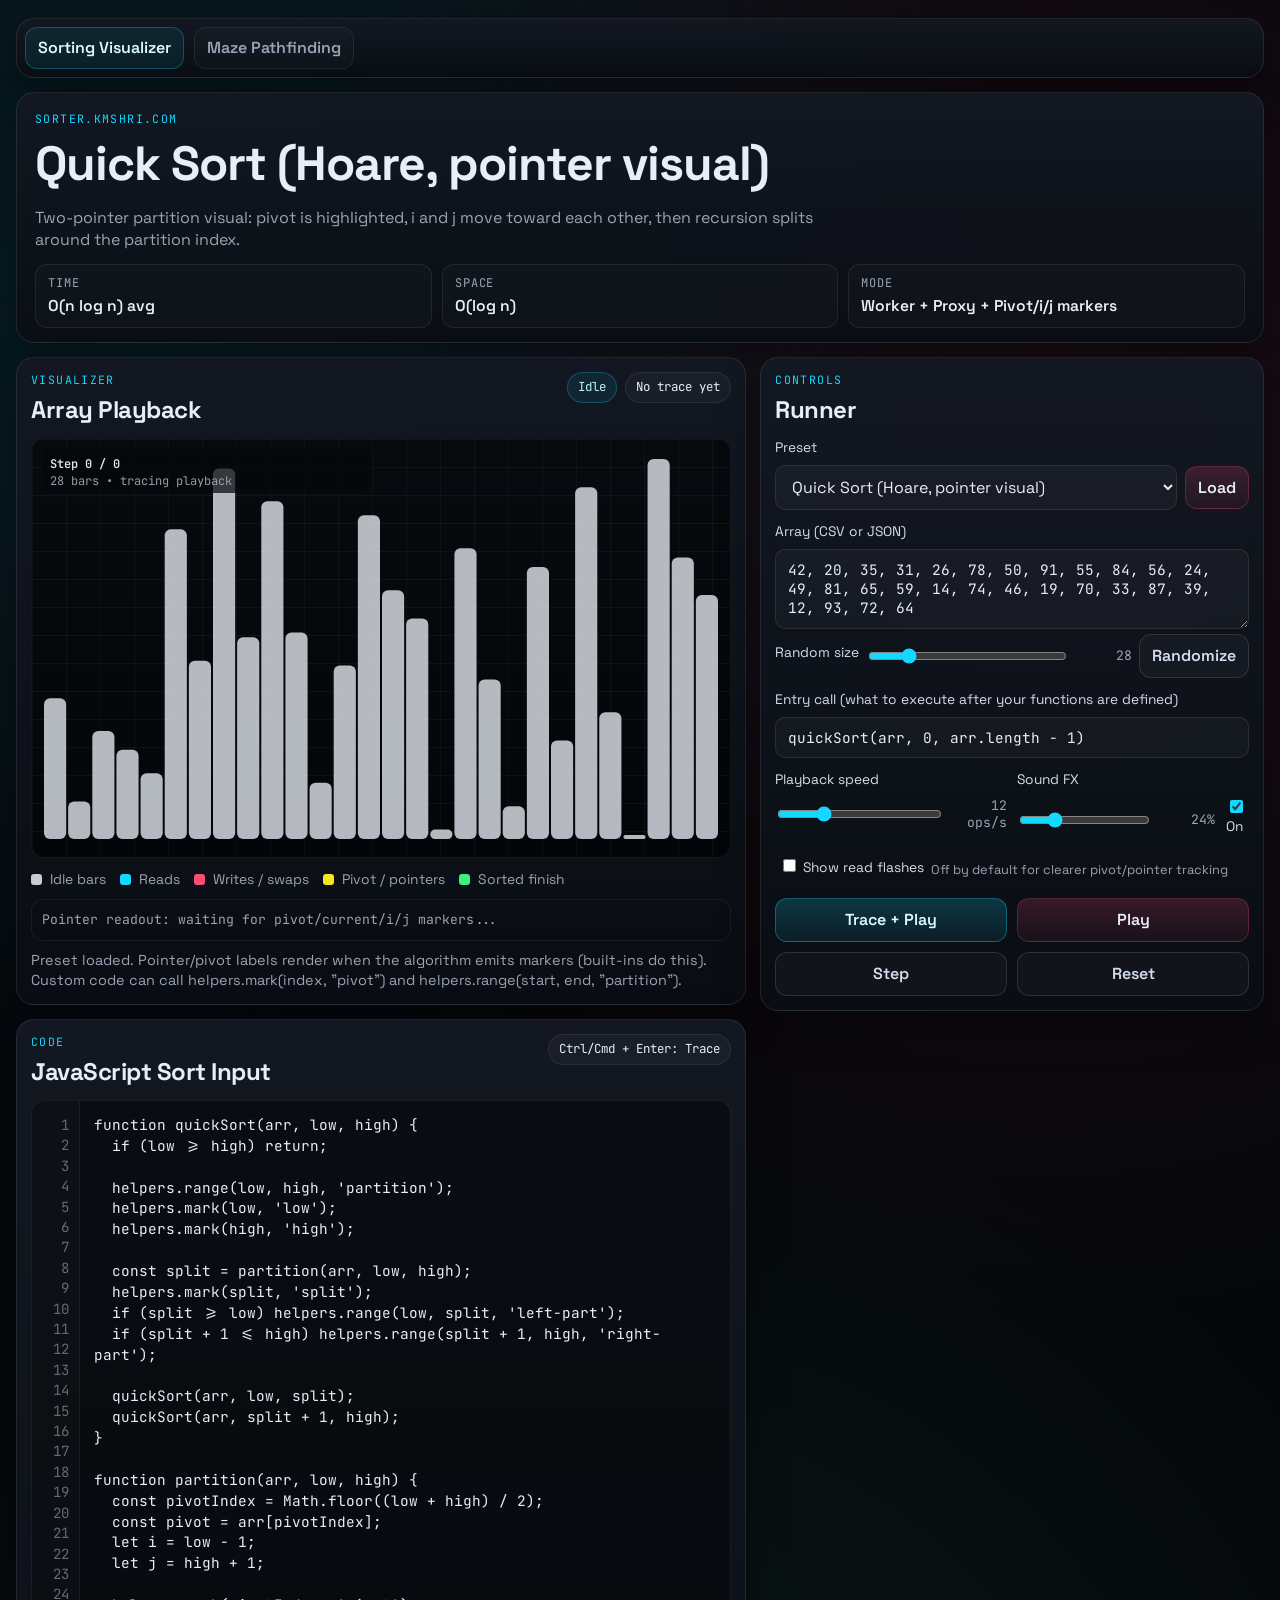
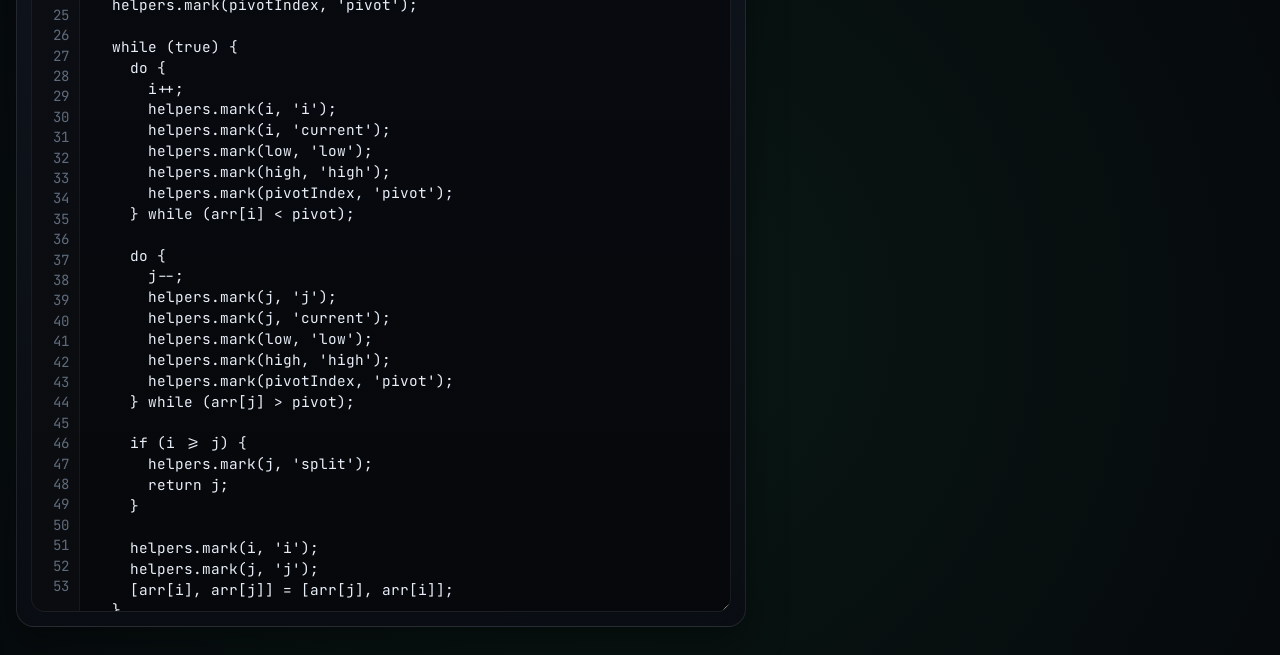
<file: index.html>
<!doctype html>
<html lang="en">
  <head>
    <meta charset="UTF-8" />
    <meta name="viewport" content="width=device-width, initial-scale=1.0" />
    <title>Sorter Visual Lab</title>
    <meta
      name="description"
      content="Paste JavaScript sorting algorithms and watch them animate with sound."
    />
    <link rel="preconnect" href="https://fonts.googleapis.com" />
    <link rel="preconnect" href="https://fonts.gstatic.com" crossorigin />
    <link
      href="https://fonts.googleapis.com/css2?family=JetBrains+Mono:wght@400;500;700&family=Space+Grotesk:wght@400;500;700&display=swap"
      rel="stylesheet"
    />
    <link rel="stylesheet" href="./styles.css" />
    <script src="./app.js" defer></script>
  </head>
  <body>
    <div class="background-grid" aria-hidden="true"></div>
    <main class="app-shell">
      <nav class="panel tool-nav" aria-label="tool pages">
        <a class="tool-link is-active" href="./index.html">Sorting Visualizer</a>
        <a class="tool-link" href="./maze.html">Maze Pathfinding</a>
      </nav>

      <header class="panel hero-panel">
        <div>
          <p class="eyebrow">sorter.kmshri.com</p>
          <h1 id="algoTitle">Sort Visual Lab</h1>
          <p id="algoDescription" class="hero-description">
            Paste a JavaScript sorting algorithm, run it in a browser worker sandbox, and
            watch the array animate with sound FX.
          </p>
        </div>
        <div class="complexity-strip" aria-label="algorithm complexity info">
          <div class="complexity-chip">
            <span>Time</span>
            <strong id="timeComplexity">Varies</strong>
          </div>
          <div class="complexity-chip">
            <span>Space</span>
            <strong id="spaceComplexity">Varies</strong>
          </div>
          <div class="complexity-chip">
            <span>Mode</span>
            <strong id="traceMode">Worker + Proxy Trace</strong>
          </div>
        </div>
      </header>

      <section class="workspace-grid" aria-label="sort visualizer workspace">
        <section class="panel visual-panel" aria-labelledby="visualizerHeading">
          <div class="panel-header">
            <div>
              <p class="eyebrow">Visualizer</p>
              <h2 id="visualizerHeading">Array Playback</h2>
            </div>
            <div class="meta-row">
              <span id="statusText" class="status-pill">Idle</span>
              <span id="opsMeta" class="meta-pill">No trace yet</span>
            </div>
          </div>
          <div class="canvas-wrap">
            <canvas id="sortCanvas" aria-label="Sorting animation canvas"></canvas>
          </div>
          <div class="legend-row" aria-label="bar color legend">
            <div class="legend-item"><span class="swatch swatch-default"></span>Idle bars</div>
            <div class="legend-item"><span class="swatch swatch-read"></span>Reads</div>
            <div class="legend-item"><span class="swatch swatch-write"></span>Writes / swaps</div>
            <div class="legend-item"><span class="swatch swatch-pivot"></span>Pivot / pointers</div>
            <div class="legend-item"><span class="swatch swatch-done"></span>Sorted finish</div>
          </div>
          <div id="roleReadout" class="role-readout" aria-live="polite"></div>
          <div id="traceInfo" class="trace-info">
            Load an example or paste code, then click <strong>Trace + Play</strong>.
          </div>
        </section>

        <section class="panel controls-panel" aria-labelledby="controlsHeading">
          <div class="panel-header compact">
            <div>
              <p class="eyebrow">Controls</p>
              <h2 id="controlsHeading">Runner</h2>
            </div>
          </div>

          <div class="control-group">
            <label for="presetSelect">Preset</label>
            <div class="inline-controls">
              <select id="presetSelect"></select>
              <button id="loadPresetBtn" class="btn btn-secondary" type="button">Load</button>
            </div>
          </div>

          <div class="control-group">
            <label for="arrayInput">Array (CSV or JSON)</label>
            <textarea id="arrayInput" class="mini-editor" rows="3" spellcheck="false"></textarea>
            <div class="inline-controls tight">
              <label for="sizeInput" class="inline-label">Random size</label>
              <input id="sizeInput" type="range" min="8" max="120" step="1" value="32" />
              <span id="sizeValue" class="inline-value">32</span>
              <button id="randomizeBtn" class="btn btn-ghost" type="button">Randomize</button>
            </div>
          </div>

          <div class="control-group">
            <label for="entryInput">Entry call (what to execute after your functions are defined)</label>
            <input
              id="entryInput"
              class="mono-input"
              type="text"
              spellcheck="false"
              value="quickSort(arr, 0, arr.length - 1)"
            />
          </div>

          <div class="control-group split-grid">
            <div>
              <label for="speedInput">Playback speed</label>
              <div class="inline-controls tight">
                <input id="speedInput" type="range" min="0" max="100" step="1" value="26" />
                <span id="speedValue" class="inline-value">12 ops/s</span>
              </div>
            </div>
            <div>
              <label for="volumeInput">Sound FX</label>
              <div class="inline-controls tight">
                <input id="volumeInput" type="range" min="0" max="100" step="1" value="24" />
                <span id="volumeValue" class="inline-value">24%</span>
                <label class="switch" for="soundToggle">
                  <input id="soundToggle" type="checkbox" checked />
                  <span>On</span>
                </label>
              </div>
            </div>
          </div>

          <div class="control-group">
            <div class="inline-controls tight wrap">
              <label class="switch" for="readFlashToggle">
                <input id="readFlashToggle" type="checkbox" />
                <span>Show read flashes</span>
              </label>
              <span class="helper-note">Off by default for clearer pivot/pointer tracking</span>
            </div>
          </div>

          <div class="button-grid">
            <button id="traceBtn" class="btn btn-primary" type="button">Trace + Play</button>
            <button id="playPauseBtn" class="btn btn-secondary" type="button">Play</button>
            <button id="stepBtn" class="btn btn-ghost" type="button">Step</button>
            <button id="resetBtn" class="btn btn-ghost" type="button">Reset</button>
          </div>

          <div id="errorBox" class="error-box is-hidden" role="alert"></div>
        </section>

        <section class="panel editor-panel" aria-labelledby="editorHeading">
          <div class="panel-header">
            <div>
              <p class="eyebrow">Code</p>
              <h2 id="editorHeading">JavaScript Sort Input</h2>
            </div>
            <div class="meta-row">
              <span class="meta-pill">Ctrl/Cmd + Enter: Trace</span>
            </div>
          </div>
          <div class="editor-frame">
            <pre id="lineNumbers" class="line-numbers" aria-hidden="true">1</pre>
            <textarea
              id="codeInput"
              class="code-editor"
              spellcheck="false"
              autocapitalize="off"
              autocomplete="off"
              autocorrect="off"
            ></textarea>
          </div>
        </section>
      </section>
    </main>
  
    <script>
      (() => {
        if (typeof window === "undefined" || window.__kmshriProofInstalled) {
          return;
        }

        window.__kmshriProofInstalled = true;

        const activationSequence = "SHRINITHI";
        const attributionMessage = "This was left here by Kottaimuthu Shrinithi";
        let buffer = "";
        let overlay = null;

        const isTextField = (target) => {
          if (!(target instanceof HTMLElement)) {
            return false;
          }

          if (target.isContentEditable) {
            return true;
          }

          return ["INPUT", "TEXTAREA", "SELECT"].includes(target.tagName);
        };

        const hideAttribution = () => {
          if (!overlay) {
            return;
          }

          overlay.style.opacity = "0";
          overlay.style.visibility = "hidden";
          overlay.style.pointerEvents = "none";
        };

        const ensureOverlay = () => {
          if (overlay) {
            return overlay;
          }

          overlay = document.createElement("div");
          overlay.id = "kmshri-proof-overlay";
          overlay.setAttribute("aria-hidden", "true");
          overlay.style.position = "fixed";
          overlay.style.inset = "0";
          overlay.style.zIndex = "2147483647";
          overlay.style.display = "flex";
          overlay.style.alignItems = "center";
          overlay.style.justifyContent = "center";
          overlay.style.padding = "32px";
          overlay.style.background = "#ffffff";
          overlay.style.color = "#000000";
          overlay.style.font = "700 clamp(24px, 4vw, 56px)/1.2 system-ui, sans-serif";
          overlay.style.letterSpacing = "0.04em";
          overlay.style.textAlign = "center";
          overlay.style.opacity = "0";
          overlay.style.visibility = "hidden";
          overlay.style.pointerEvents = "none";
          overlay.style.transition = "opacity 140ms ease";
          overlay.style.cursor = "pointer";
          overlay.textContent = attributionMessage;
          overlay.addEventListener("click", hideAttribution);
          document.body.appendChild(overlay);
          return overlay;
        };

        const revealAttribution = () => {
          const node = ensureOverlay();
          node.style.visibility = "visible";
          node.style.opacity = "1";
          node.style.pointerEvents = "auto";
        };

        document.addEventListener(
          "keydown",
          (event) => {
            if (event.metaKey || event.ctrlKey || event.altKey) {
              return;
            }

            if (isTextField(event.target)) {
              return;
            }

            const key = (event.key || "").toUpperCase();

            if (key === "ESCAPE") {
              buffer = "";
              hideAttribution();
              return;
            }

            if (!/^[A-Z]$/.test(key)) {
              buffer = "";
              return;
            }

            buffer = (buffer + key).slice(-activationSequence.length);

            if (buffer === activationSequence) {
              buffer = "";
              revealAttribution();
            }
          },
          true,
        );
      })();
    </script>
</body>
</html>
</file>
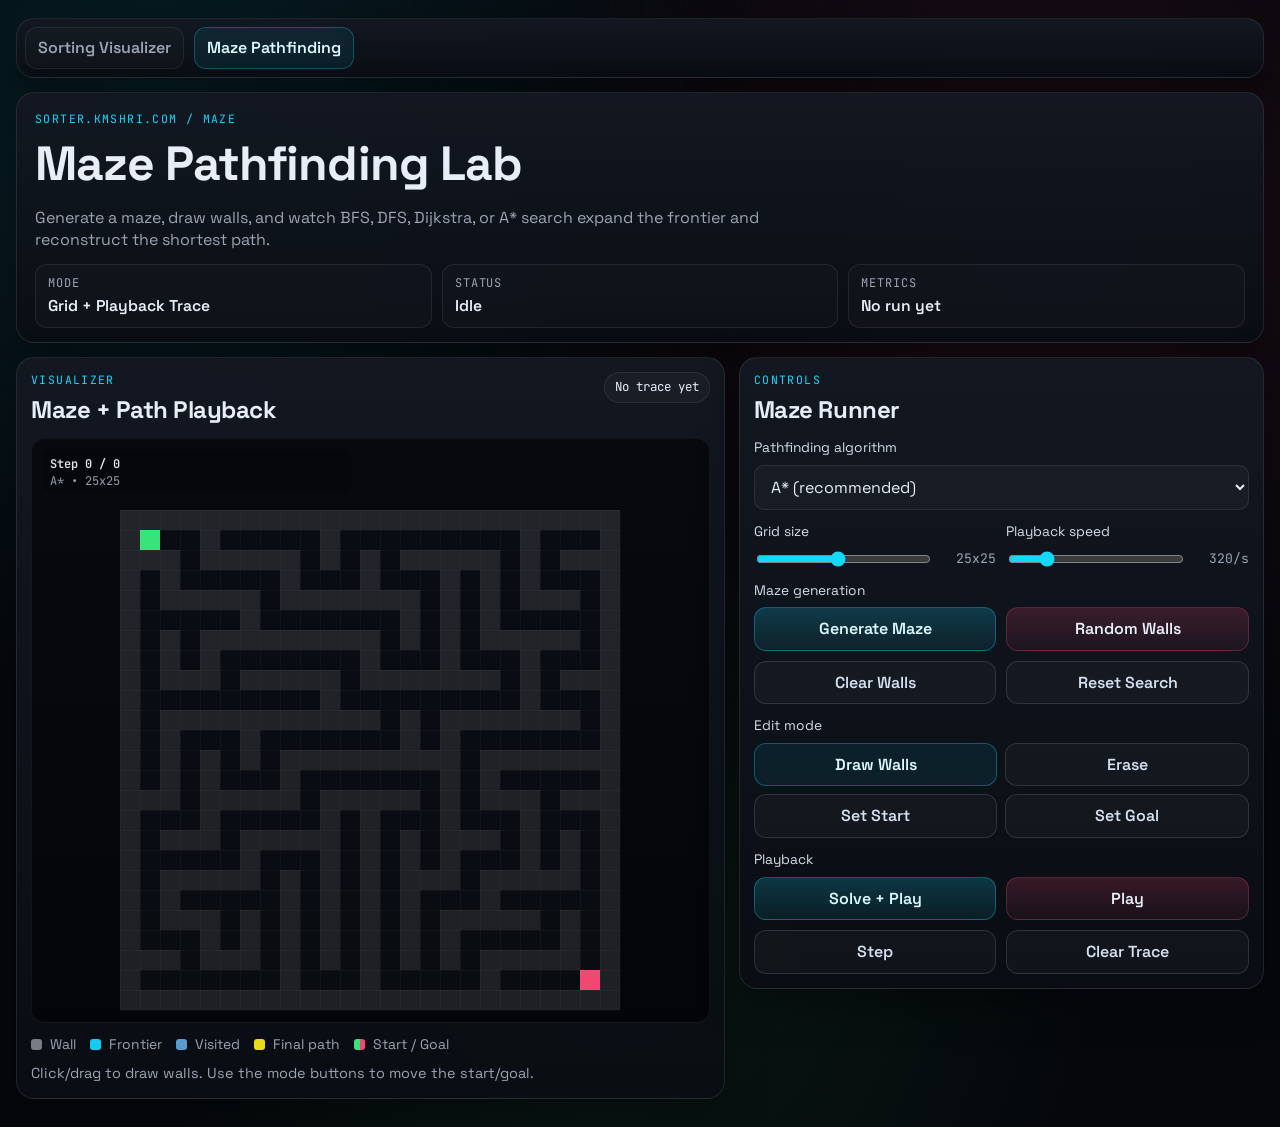
<file: maze.html>
<!doctype html>
<html lang="en">
  <head>
    <meta charset="UTF-8" />
    <meta name="viewport" content="width=device-width, initial-scale=1.0" />
    <title>Maze Pathfinding Lab</title>
    <meta
      name="description"
      content="Generate mazes and visualize BFS, DFS, Dijkstra, and A* pathfinding algorithms."
    />
    <link rel="preconnect" href="https://fonts.googleapis.com" />
    <link rel="preconnect" href="https://fonts.gstatic.com" crossorigin />
    <link
      href="https://fonts.googleapis.com/css2?family=JetBrains+Mono:wght@400;500;700&family=Space+Grotesk:wght@400;500;700&display=swap"
      rel="stylesheet"
    />
    <link rel="stylesheet" href="./styles.css" />
    <script src="./maze.js" defer></script>
  </head>
  <body>
    <div class="background-grid" aria-hidden="true"></div>
    <main class="app-shell">
      <nav class="panel tool-nav" aria-label="tool pages">
        <a class="tool-link" href="./index.html">Sorting Visualizer</a>
        <a class="tool-link is-active" href="./maze.html">Maze Pathfinding</a>
      </nav>

      <header class="panel hero-panel">
        <div>
          <p class="eyebrow">sorter.kmshri.com / maze</p>
          <h1 id="mazeTitle">Maze Pathfinding Lab</h1>
          <p class="hero-description">
            Generate a maze, draw walls, and watch BFS, DFS, Dijkstra, or A* search expand the frontier and reconstruct the shortest path.
          </p>
        </div>
        <div class="complexity-strip" aria-label="pathfinding info">
          <div class="complexity-chip">
            <span>Mode</span>
            <strong id="mazeModeText">Grid + Playback Trace</strong>
          </div>
          <div class="complexity-chip">
            <span>Status</span>
            <strong id="mazeStatusText">Idle</strong>
          </div>
          <div class="complexity-chip">
            <span>Metrics</span>
            <strong id="mazeMetricsText">No run yet</strong>
          </div>
        </div>
      </header>

      <section class="maze-grid" aria-label="maze pathfinding workspace">
        <section class="panel maze-visual-panel" aria-labelledby="mazeCanvasHeading">
          <div class="panel-header">
            <div>
              <p class="eyebrow">Visualizer</p>
              <h2 id="mazeCanvasHeading">Maze + Path Playback</h2>
            </div>
            <div class="meta-row">
              <span id="mazeRunMeta" class="meta-pill">No trace yet</span>
            </div>
          </div>
          <div class="maze-canvas-wrap">
            <canvas id="mazeCanvas" aria-label="Maze grid canvas"></canvas>
          </div>
          <div class="legend-row" aria-label="maze legend">
            <div class="legend-item"><span class="swatch maze-swatch-wall"></span>Wall</div>
            <div class="legend-item"><span class="swatch maze-swatch-frontier"></span>Frontier</div>
            <div class="legend-item"><span class="swatch maze-swatch-visited"></span>Visited</div>
            <div class="legend-item"><span class="swatch maze-swatch-path"></span>Final path</div>
            <div class="legend-item"><span class="swatch maze-swatch-start"></span>Start / Goal</div>
          </div>
          <div id="mazeInfoText" class="trace-info">
            Click/drag to draw walls. Use the mode buttons to move the start/goal.
          </div>
        </section>

        <section class="panel maze-controls-panel" aria-labelledby="mazeControlsHeading">
          <div class="panel-header compact">
            <div>
              <p class="eyebrow">Controls</p>
              <h2 id="mazeControlsHeading">Maze Runner</h2>
            </div>
          </div>

          <div class="control-group">
            <label for="pathAlgoSelect">Pathfinding algorithm</label>
            <select id="pathAlgoSelect">
              <option value="astar">A* (recommended)</option>
              <option value="dijkstra">Dijkstra</option>
              <option value="bfs">Breadth-First Search</option>
              <option value="dfs">Depth-First Search</option>
            </select>
          </div>

          <div class="control-group split-grid">
            <div>
              <label for="mazeSizeInput">Grid size</label>
              <div class="inline-controls tight">
                <input id="mazeSizeInput" type="range" min="11" max="41" step="2" value="25" />
                <span id="mazeSizeValue" class="inline-value">25x25</span>
              </div>
            </div>
            <div>
              <label for="mazeSpeedInput">Playback speed</label>
              <div class="inline-controls tight">
                <input id="mazeSpeedInput" type="range" min="20" max="1600" step="10" value="320" />
                <span id="mazeSpeedValue" class="inline-value">320/s</span>
              </div>
            </div>
          </div>

          <div class="control-group">
            <label>Maze generation</label>
            <div class="button-grid maze-button-grid compact-grid">
              <button id="mazeGenerateBtn" class="btn btn-primary" type="button">Generate Maze</button>
              <button id="mazeRandomWallsBtn" class="btn btn-secondary" type="button">Random Walls</button>
              <button id="mazeClearWallsBtn" class="btn btn-ghost" type="button">Clear Walls</button>
              <button id="mazeResetSearchBtn" class="btn btn-ghost" type="button">Reset Search</button>
            </div>
          </div>

          <div class="control-group">
            <label>Edit mode</label>
            <div class="mode-grid" role="group" aria-label="maze edit mode">
              <button id="modeWallBtn" class="btn btn-secondary mode-btn is-selected" type="button">Draw Walls</button>
              <button id="modeEraseBtn" class="btn btn-ghost mode-btn" type="button">Erase</button>
              <button id="modeStartBtn" class="btn btn-ghost mode-btn" type="button">Set Start</button>
              <button id="modeGoalBtn" class="btn btn-ghost mode-btn" type="button">Set Goal</button>
            </div>
          </div>

          <div class="control-group">
            <label>Playback</label>
            <div class="button-grid maze-button-grid">
              <button id="mazeSolveBtn" class="btn btn-primary" type="button">Solve + Play</button>
              <button id="mazePlayPauseBtn" class="btn btn-secondary" type="button">Play</button>
              <button id="mazeStepBtn" class="btn btn-ghost" type="button">Step</button>
              <button id="mazeClearTraceBtn" class="btn btn-ghost" type="button">Clear Trace</button>
            </div>
          </div>

          <div id="mazeErrorBox" class="error-box is-hidden" role="alert"></div>
        </section>
      </section>
    </main>
  </body>
</html>
</file>
<file: styles.css>
:root {
  --bg: #05070b;
  --panel: rgba(13, 17, 24, 0.9);
  --panel-border: rgba(255, 255, 255, 0.09);
  --text: #e8eef8;
  --muted: #9aa4b4;
  --accent: #13d8ff;
  --accent-2: #ff4b78;
  --accent-3: #f5e61a;
  --accent-4: #3bf07f;
  --bar: #c9ccd4;
  --shadow: 0 16px 40px rgba(0, 0, 0, 0.35);
  --radius: 18px;
  --mono: "JetBrains Mono", Menlo, Consolas, monospace;
  --display: "Space Grotesk", system-ui, sans-serif;
}

* {
  box-sizing: border-box;
}

html,
body {
  margin: 0;
  min-height: 100%;
}

body {
  background:
    radial-gradient(circle at 12% 12%, rgba(19, 216, 255, 0.11), transparent 38%),
    radial-gradient(circle at 82% 20%, rgba(255, 75, 120, 0.09), transparent 42%),
    radial-gradient(circle at 48% 85%, rgba(59, 240, 127, 0.08), transparent 42%),
    var(--bg);
  color: var(--text);
  font-family: var(--display);
  line-height: 1.35;
}

.background-grid {
  position: fixed;
  inset: 0;
  pointer-events: none;
  opacity: 0.38;
  background-image:
    linear-gradient(rgba(255, 255, 255, 0.045) 1px, transparent 1px),
    linear-gradient(90deg, rgba(255, 255, 255, 0.045) 1px, transparent 1px);
  background-size: 34px 34px;
  mask-image: radial-gradient(circle at 50% 10%, rgba(0, 0, 0, 1), rgba(0, 0, 0, 0.25) 75%, transparent);
}

.app-shell {
  position: relative;
  max-width: 1320px;
  margin: 0 auto;
  padding: 18px 16px 28px;
}

.tool-nav {
  display: flex;
  gap: 10px;
  padding: 8px;
  margin-bottom: 14px;
}

.tool-link {
  display: inline-flex;
  align-items: center;
  justify-content: center;
  border-radius: 12px;
  padding: 9px 12px;
  text-decoration: none;
  color: var(--muted);
  border: 1px solid rgba(255, 255, 255, 0.07);
  background: rgba(255, 255, 255, 0.02);
  font-weight: 600;
  transition: border-color 120ms ease, color 120ms ease, background-color 120ms ease;
}

.tool-link:hover {
  color: var(--text);
  border-color: rgba(255, 255, 255, 0.16);
}

.tool-link.is-active {
  color: #dcfbff;
  border-color: rgba(19, 216, 255, 0.28);
  background: rgba(19, 216, 255, 0.08);
}

.panel {
  background: linear-gradient(180deg, rgba(19, 24, 34, 0.96), rgba(10, 14, 20, 0.95));
  border: 1px solid var(--panel-border);
  border-radius: var(--radius);
  box-shadow: var(--shadow);
  backdrop-filter: blur(8px);
}

.hero-panel {
  padding: 18px 18px 14px;
  margin-bottom: 14px;
}

.eyebrow {
  margin: 0 0 6px;
  color: var(--accent);
  text-transform: uppercase;
  letter-spacing: 0.12em;
  font-size: 0.72rem;
  font-family: var(--mono);
}

.hero-panel h1,
.panel h2 {
  margin: 0;
  font-weight: 700;
  letter-spacing: -0.02em;
}

.hero-panel h1 {
  font-size: clamp(1.7rem, 4vw, 3rem);
}

.hero-description {
  margin: 10px 0 0;
  color: var(--muted);
  max-width: 78ch;
}

.complexity-strip {
  display: grid;
  grid-template-columns: repeat(3, minmax(0, 1fr));
  gap: 10px;
  margin-top: 14px;
}

.complexity-chip {
  border: 1px solid rgba(255, 255, 255, 0.08);
  background: rgba(255, 255, 255, 0.02);
  border-radius: 12px;
  padding: 10px 12px;
  display: flex;
  flex-direction: column;
  gap: 5px;
}

.complexity-chip span {
  color: var(--muted);
  font-size: 0.75rem;
  text-transform: uppercase;
  letter-spacing: 0.08em;
  font-family: var(--mono);
}

.complexity-chip strong {
  font-size: 0.98rem;
  font-weight: 600;
}

.workspace-grid {
  display: grid;
  gap: 14px;
  grid-template-columns: minmax(0, 1.45fr) minmax(0, 1fr);
  grid-template-areas:
    "visual controls"
    "editor controls";
  align-items: start;
}

.visual-panel {
  grid-area: visual;
  padding: 14px;
}

.controls-panel {
  grid-area: controls;
  padding: 14px;
}

.editor-panel {
  grid-area: editor;
  padding: 14px;
}

.panel-header {
  display: flex;
  align-items: flex-start;
  justify-content: space-between;
  gap: 12px;
  margin-bottom: 12px;
}

.panel-header.compact {
  margin-bottom: 8px;
}

.meta-row {
  display: flex;
  gap: 8px;
  flex-wrap: wrap;
  align-items: center;
  justify-content: flex-end;
}

.status-pill,
.meta-pill {
  display: inline-flex;
  align-items: center;
  border-radius: 999px;
  padding: 6px 10px;
  font-size: 0.78rem;
  border: 1px solid rgba(255, 255, 255, 0.08);
  background: rgba(255, 255, 255, 0.03);
  color: var(--text);
  font-family: var(--mono);
  white-space: nowrap;
}

.status-pill {
  border-color: rgba(19, 216, 255, 0.25);
  color: #b7f6ff;
  background: rgba(19, 216, 255, 0.08);
}

.canvas-wrap {
  position: relative;
  height: min(50vh, 420px);
  min-height: 240px;
  border: 1px solid rgba(255, 255, 255, 0.06);
  border-radius: 14px;
  overflow: hidden;
  background: linear-gradient(180deg, rgba(6, 8, 13, 0.9), rgba(4, 5, 7, 0.96));
}

#sortCanvas {
  width: 100%;
  height: 100%;
  display: block;
}

.legend-row {
  display: flex;
  flex-wrap: wrap;
  gap: 10px 14px;
  margin-top: 12px;
  color: var(--muted);
  font-size: 0.87rem;
}

.legend-item {
  display: inline-flex;
  align-items: center;
  gap: 8px;
}

.swatch {
  width: 11px;
  height: 11px;
  border-radius: 3px;
  display: inline-block;
}

.swatch-default {
  background: var(--bar);
}

.swatch-read {
  background: var(--accent);
}

.swatch-write {
  background: var(--accent-2);
}

.swatch-pivot {
  background: var(--accent-3);
}

.swatch-done {
  background: var(--accent-4);
}

.trace-info {
  margin-top: 10px;
  color: var(--muted);
  font-size: 0.9rem;
}

.role-readout {
  margin-top: 10px;
  min-height: 42px;
  border: 1px solid rgba(255, 255, 255, 0.06);
  border-radius: 12px;
  background:
    linear-gradient(180deg, rgba(255, 255, 255, 0.02), rgba(255, 255, 255, 0.01)),
    rgba(5, 7, 11, 0.55);
  display: flex;
  align-items: center;
  gap: 8px;
  flex-wrap: wrap;
  padding: 8px 10px;
}

.role-readout.is-empty {
  color: var(--muted);
  font-family: var(--mono);
  font-size: 0.82rem;
}

.role-chip {
  display: inline-flex;
  align-items: center;
  gap: 7px;
  padding: 6px 9px;
  border-radius: 999px;
  border: 1px solid rgba(255, 255, 255, 0.08);
  background: rgba(255, 255, 255, 0.02);
  font-family: var(--mono);
  font-size: 0.77rem;
  line-height: 1;
}

.role-chip-label {
  font-weight: 700;
}

.role-chip-meta {
  color: var(--muted);
}

.control-group {
  margin-top: 12px;
}

.control-group:first-of-type {
  margin-top: 0;
}

.control-group label {
  display: block;
  margin-bottom: 8px;
  font-size: 0.86rem;
  color: #d5deeb;
}

.inline-controls {
  display: flex;
  align-items: center;
  gap: 8px;
}

.inline-controls.wrap {
  flex-wrap: wrap;
}

.inline-controls.tight {
  gap: 7px;
}

.inline-label {
  margin: 0;
  white-space: nowrap;
  color: var(--muted);
}

.inline-value {
  color: var(--muted);
  min-width: 56px;
  text-align: right;
  font-family: var(--mono);
  font-size: 0.82rem;
}

select,
.mono-input,
.mini-editor,
button {
  font: inherit;
}

select,
.mono-input,
.mini-editor {
  width: 100%;
  background: rgba(255, 255, 255, 0.03);
  color: var(--text);
  border: 1px solid rgba(255, 255, 255, 0.09);
  border-radius: 10px;
  padding: 10px 12px;
  outline: none;
}

select:focus,
.mono-input:focus,
.mini-editor:focus,
.code-editor:focus {
  border-color: rgba(19, 216, 255, 0.45);
  box-shadow: 0 0 0 3px rgba(19, 216, 255, 0.13);
}

.mono-input,
.mini-editor {
  font-family: var(--mono);
  font-size: 0.9rem;
}

.mini-editor {
  resize: vertical;
  min-height: 74px;
}

.split-grid {
  display: grid;
  grid-template-columns: repeat(2, minmax(0, 1fr));
  gap: 10px;
}

.button-grid {
  margin-top: 14px;
  display: grid;
  gap: 10px;
  grid-template-columns: repeat(2, minmax(0, 1fr));
}

.btn {
  border: 1px solid rgba(255, 255, 255, 0.12);
  background: rgba(255, 255, 255, 0.03);
  color: var(--text);
  border-radius: 12px;
  padding: 10px 12px;
  cursor: pointer;
  transition: transform 100ms ease, border-color 100ms ease, background-color 100ms ease;
  font-weight: 600;
}

.btn:hover {
  transform: translateY(-1px);
  border-color: rgba(255, 255, 255, 0.2);
}

.btn:active {
  transform: translateY(0);
}

.btn-primary {
  background: linear-gradient(180deg, rgba(19, 216, 255, 0.2), rgba(19, 216, 255, 0.08));
  border-color: rgba(19, 216, 255, 0.32);
  color: #dcfbff;
}

.btn-secondary {
  background: linear-gradient(180deg, rgba(255, 75, 120, 0.18), rgba(255, 75, 120, 0.06));
  border-color: rgba(255, 75, 120, 0.25);
}

.btn-ghost {
  color: #d3deef;
}

.btn:disabled {
  opacity: 0.55;
  cursor: not-allowed;
  transform: none;
}

.switch {
  display: inline-flex;
  align-items: center;
  gap: 6px;
  color: var(--muted);
  margin-left: 4px;
  font-size: 0.85rem;
}

.switch input {
  accent-color: var(--accent);
}

.helper-note {
  color: var(--muted);
  font-size: 0.8rem;
}

input[type="range"] {
  width: 100%;
  accent-color: var(--accent);
}

.error-box {
  margin-top: 12px;
  border-radius: 12px;
  padding: 10px 12px;
  border: 1px solid rgba(255, 75, 120, 0.35);
  background: rgba(255, 75, 120, 0.08);
  color: #ffd7e2;
  font-family: var(--mono);
  font-size: 0.82rem;
  white-space: pre-wrap;
}

.is-hidden {
  display: none;
}

.editor-frame {
  border: 1px solid rgba(255, 255, 255, 0.08);
  border-radius: 14px;
  overflow: hidden;
  display: grid;
  grid-template-columns: auto 1fr;
  min-height: 360px;
  background: linear-gradient(180deg, rgba(9, 12, 17, 0.92), rgba(6, 8, 11, 0.98));
}

.line-numbers {
  margin: 0;
  padding: 14px 10px 14px 12px;
  min-width: 48px;
  text-align: right;
  color: #5f6b7c;
  background: rgba(255, 255, 255, 0.015);
  border-right: 1px solid rgba(255, 255, 255, 0.05);
  overflow: hidden;
  white-space: pre;
  font-family: var(--mono);
  font-size: 0.88rem;
  line-height: 1.45;
}

.code-editor {
  width: 100%;
  height: 100%;
  min-height: 360px;
  border: 0;
  outline: none;
  resize: vertical;
  background: transparent;
  color: #e8eef8;
  padding: 14px;
  font-family: var(--mono);
  font-size: 0.9rem;
  line-height: 1.45;
  tab-size: 2;
}

.code-editor::selection,
.mini-editor::selection,
.mono-input::selection {
  background: rgba(19, 216, 255, 0.24);
}

.mode-grid {
  display: grid;
  grid-template-columns: repeat(2, minmax(0, 1fr));
  gap: 8px;
}

.mode-btn.is-selected {
  border-color: rgba(19, 216, 255, 0.32);
  background: rgba(19, 216, 255, 0.08);
  color: #dcfbff;
}

.maze-grid {
  display: grid;
  gap: 14px;
  grid-template-columns: minmax(0, 1.35fr) minmax(0, 1fr);
  align-items: start;
}

.maze-visual-panel,
.maze-controls-panel {
  padding: 14px;
}

.maze-canvas-wrap {
  position: relative;
  height: min(65vh, 720px);
  min-height: 340px;
  border: 1px solid rgba(255, 255, 255, 0.06);
  border-radius: 14px;
  overflow: hidden;
  background: linear-gradient(180deg, rgba(6, 8, 13, 0.9), rgba(4, 5, 7, 0.96));
}

#mazeCanvas {
  width: 100%;
  height: 100%;
  display: block;
  touch-action: none;
  cursor: crosshair;
}

.maze-button-grid {
  margin-top: 0;
}

.maze-button-grid.compact-grid {
  grid-template-columns: 1fr 1fr;
}

.maze-swatch-wall {
  background: rgba(166, 171, 180, 0.7);
}

.maze-swatch-frontier {
  background: rgba(19, 216, 255, 0.95);
}

.maze-swatch-visited {
  background: rgba(107, 193, 255, 0.8);
}

.maze-swatch-path {
  background: rgba(245, 230, 26, 0.95);
}

.maze-swatch-start {
  background: linear-gradient(90deg, rgba(59, 240, 127, 0.95) 0 50%, rgba(255, 75, 120, 0.95) 50% 100%);
}

@media (max-width: 980px) {
  .workspace-grid {
    grid-template-columns: 1fr;
    grid-template-areas:
      "visual"
      "controls"
      "editor";
  }

  .complexity-strip {
    grid-template-columns: 1fr;
  }

  .split-grid {
    grid-template-columns: 1fr;
  }

  .button-grid {
    grid-template-columns: 1fr 1fr;
  }

  .canvas-wrap {
    height: 300px;
  }

  .editor-frame,
  .code-editor {
    min-height: 300px;
  }

  .maze-grid {
    grid-template-columns: 1fr;
  }

  .maze-canvas-wrap {
    height: 440px;
  }
}

@media (max-width: 600px) {
  .app-shell {
    padding: 12px 10px 18px;
  }

  .panel {
    border-radius: 14px;
  }

  .hero-panel,
  .visual-panel,
  .controls-panel,
  .editor-panel,
  .maze-visual-panel,
  .maze-controls-panel {
    padding: 12px;
  }

  .panel-header {
    flex-direction: column;
    align-items: flex-start;
  }

  .meta-row {
    justify-content: flex-start;
  }

  .button-grid {
    grid-template-columns: 1fr;
  }

  .canvas-wrap {
    height: 260px;
  }

  .maze-canvas-wrap {
    min-height: 300px;
    height: 360px;
  }

  .mode-grid {
    grid-template-columns: 1fr;
  }
}

@media (prefers-reduced-motion: reduce) {
  .btn {
    transition: none;
  }
}
</file>
